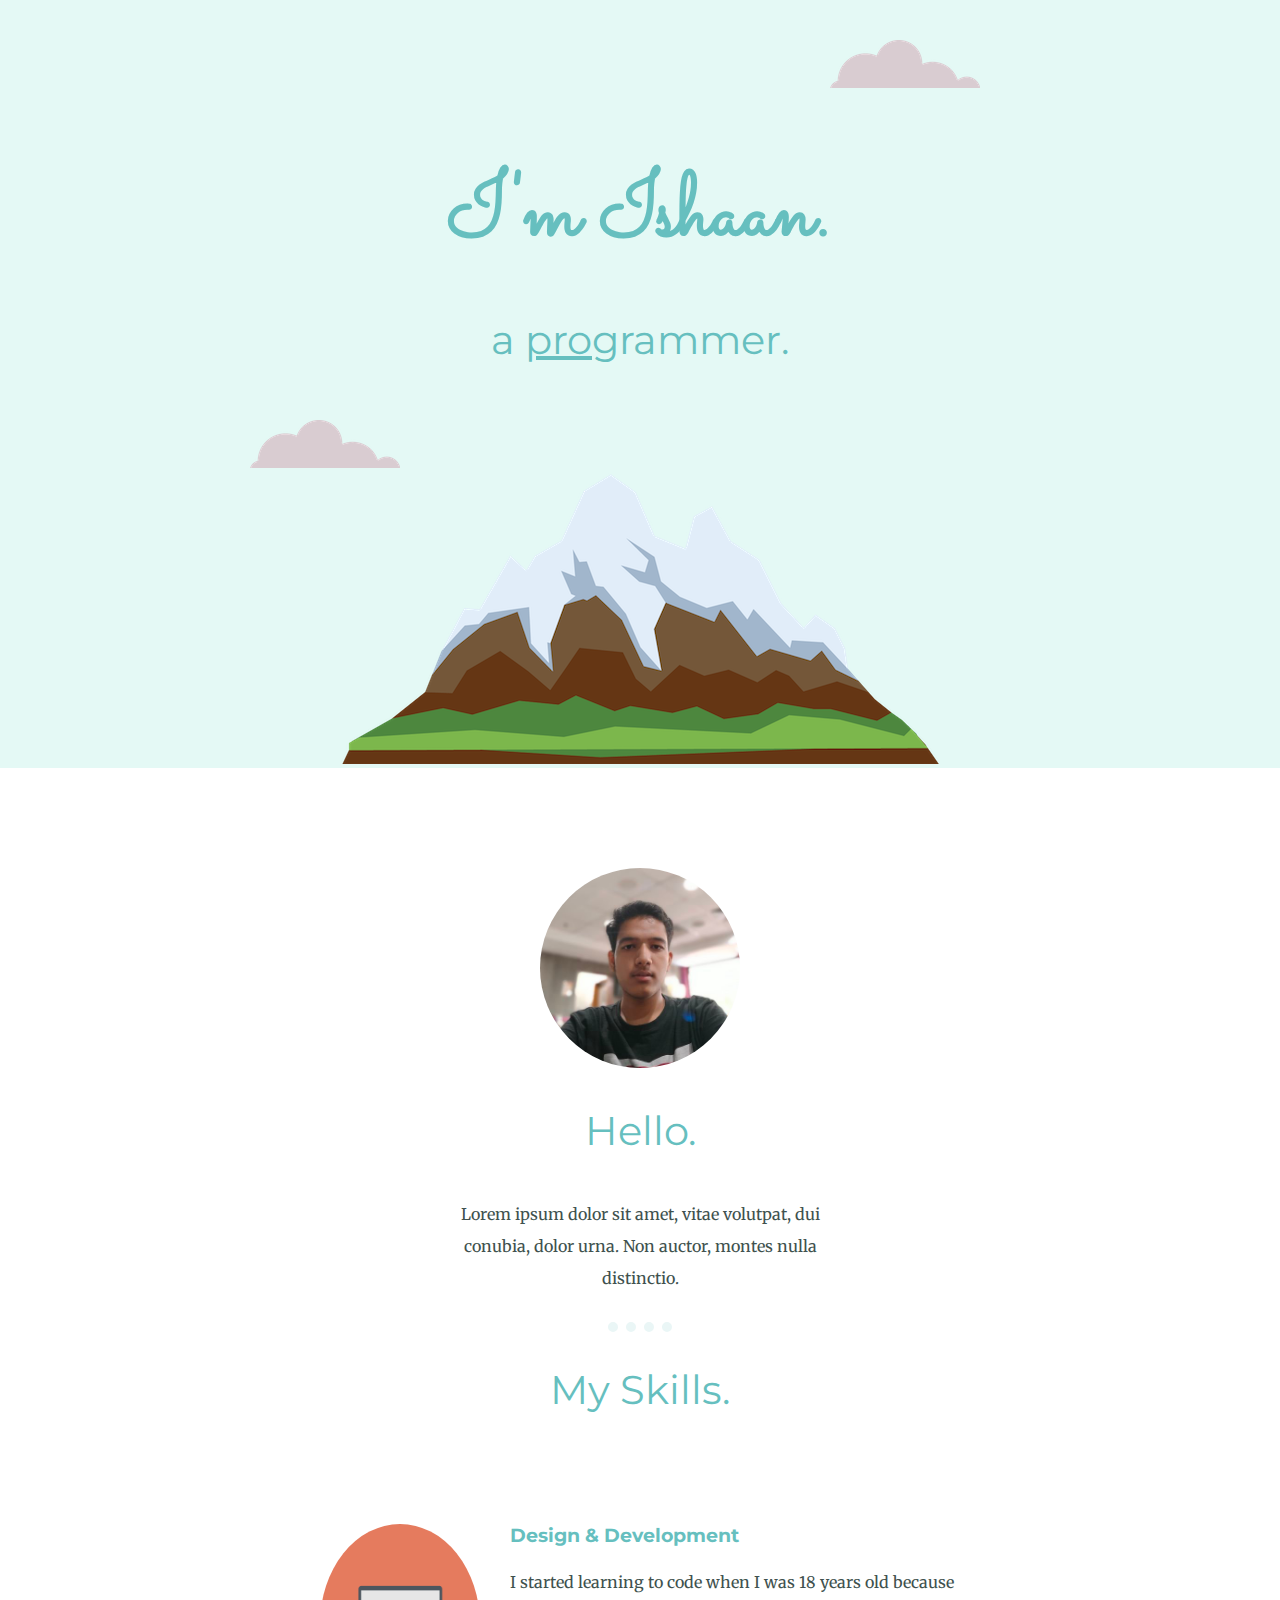
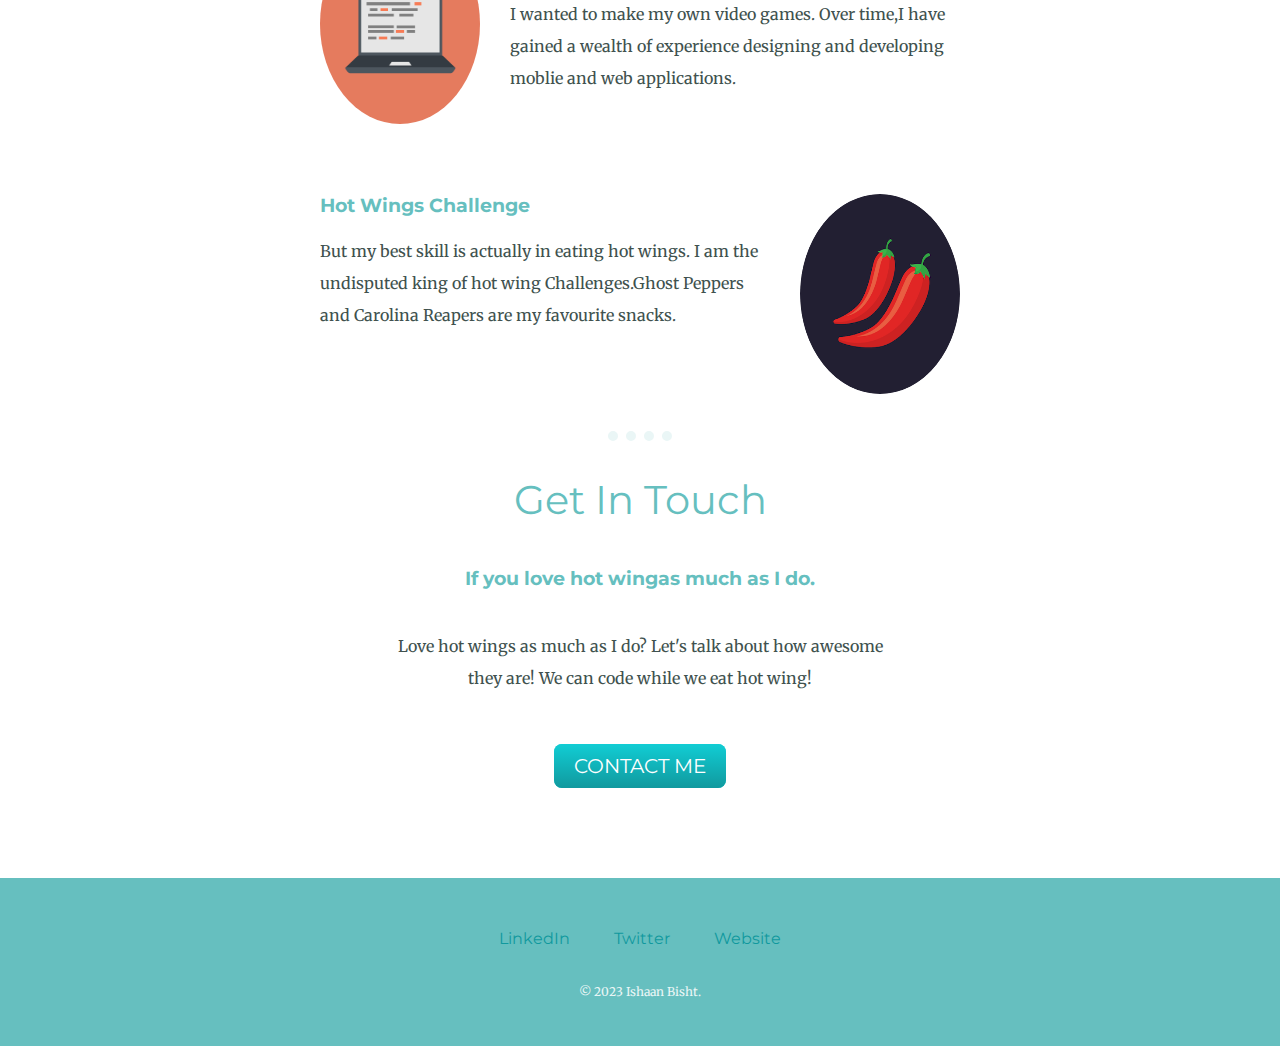
<file: index.html>
<!DOCTYPE html>
<html lang="en">
<head>
    <meta charset="UTF-8">
    <meta http-equiv="X-UA-Compatible" content="IE=edge">
    <meta name="viewport" content="width=device-width, initial-scale=1.0">
    <title> Ishaan Bisht</title>
    <link rel="stylesheet" href="CSS/styles.css">
    <link rel="icon" href="Picture/favicon.ico">
    <link rel="preconnect" href="https://fonts.googleapis.com">
    <link rel="preconnect" href="https://fonts.gstatic.com" crossorigin>
    <link href="https://fonts.googleapis.com/css2?family=Merriweather&family=Montserrat&family=Sacramento&display=swap" rel="stylesheet">
</head>
<body>
    <div class="top-div">
        <img class="top-cloud" src="images/cloud.png" alt="cloud-img">
        <h1>I'm Ishaan.</h1>
        <h2>a <span class="pro">pro</span>grammer.</h2>
        <img class="bottom_cloud" src="images/cloud.png" alt="cloud-img">
        <img src="images/mountain.png" alt="mountain-img">
    </div>
    <div class="middle-div">
        <div class="profile">
          <img class="me" src="images/ishaan.png.jpg" alt="Ishaan Bisht img">
          <h2>Hello.</h2>
          <p class="intro">Lorem ipsum dolor sit amet, vitae volutpat, dui conubia, dolor urna. Non auctor, montes nulla distinctio.</p>
        </div>
       <br>
        <hr class="hr">
        
        <div class="skills">
          <h2>My Skills.</h2>
          <div class="skill-row">
            
            <img class="image2" src="images/computer.png" alt="">
            
            <h3>Design & Development</h3>
            <p>I started learning to code when I was 18 years old because I wanted to make my own video games. Over time,I have gained a wealth of experience designing and developing moblie and web applications.</p>
          
          </div>
          <div class="skill-row">
            <img class="image3" src="images/chillies.png" alt="">
            <h3>Hot Wings Challenge</h3>
            <p>But my best skill is actually in eating hot wings. I am the undisputed king of hot wing Challenges.Ghost Peppers and Carolina Reapers are my favourite snacks.</p>
          </div>
        </div>
        <hr class="hr">
        
        <div class="contact-me">
          <h2>Get In Touch</h2>
          <h3>If you love hot wingas much as I do.</h3>
          
          <p class="conatact-message">Love hot wings as much as I do? Let's talk about how awesome they are! We can code while we eat hot wing!</p>
          
          <a class="btn" href="contact-me copy.html">CONTACT ME</a>
        </div>
      </div>
      
      <div class="bottom-div">
        
        <a class="footer-link" href="https://www.linkedin.com/">LinkedIn</a>
        <a class="footer-link" href="https://twitter.com/">Twitter</a>
        <a class="footer-link" href="https://ishaanbisht.github.io/cv/">Website</a>
        
        <p class="copyright">© 2023 Ishaan Bisht.</p>
      </div>
      
</body>
</html>
</file>
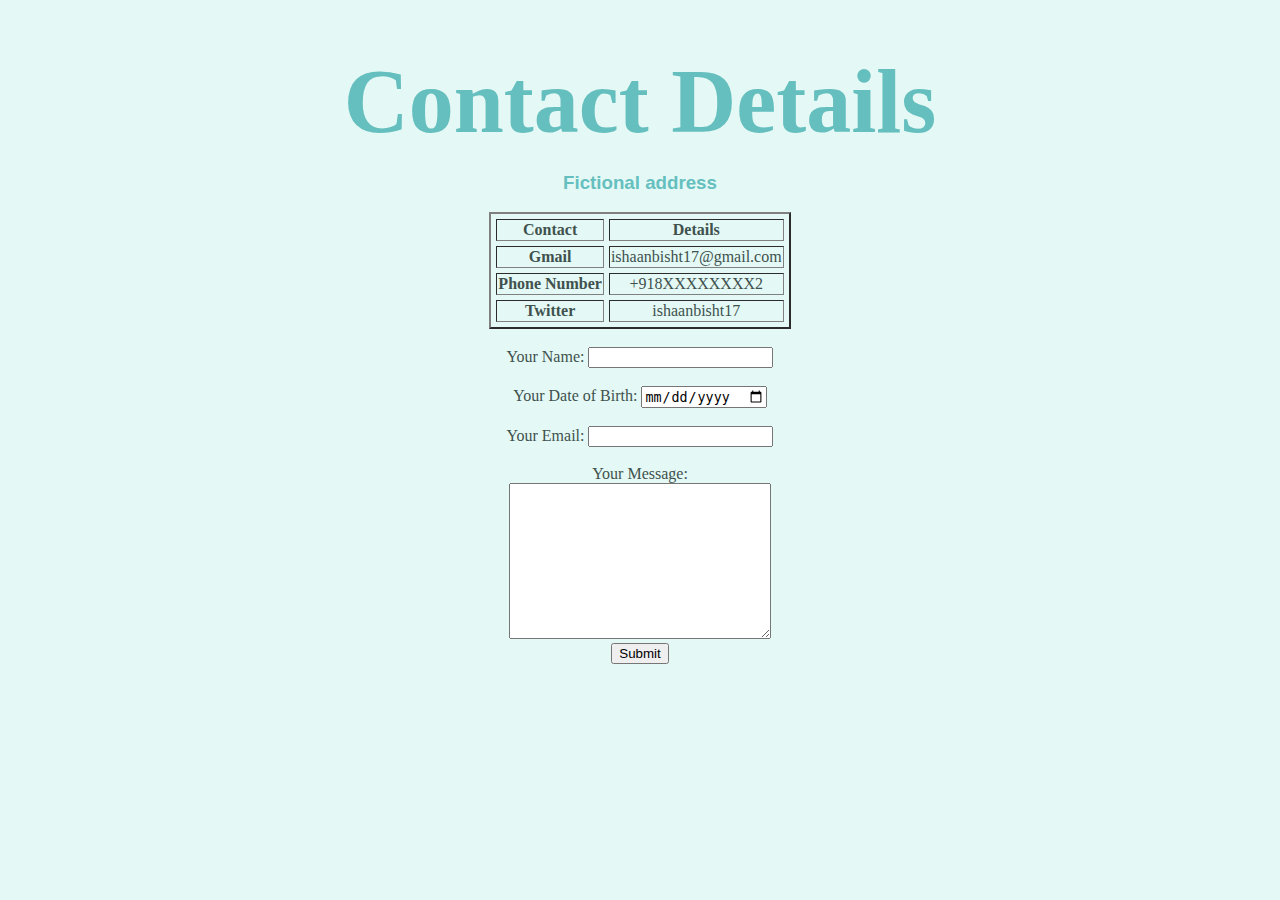
<file: contact-me copy.html>
<!DOCTYPE html>
<html lang="en">
<head>
    <meta charset="UTF-8">
    <meta http-equiv="X-UA-Compatible" content="IE=edge">
    <meta name="viewport" content="width=device-width, initial-scale=1.0">
    <title> Contact Me</title>
    <link rel="stylesheet" href="CSS/styles.css">
</head>
<body class="nothing">
    <h1>Contact Details </h1>
    <p><h3><strong>Fictional address</strong></h3></p>
    <table class="table" border="2" cellspacing="5">
        <thead>
            <tr>
                <th>Contact</th>
                <th>Details</th>
            </tr>
        </thead>
        <tbody>
            <tr>
                <td><strong>Gmail</strong></td>
                <td>ishaanbisht17@gmail.com</td>
            </tr>
            <tr>
                <th>Phone Number</th>
                <td>+918XXXXXXXX2</td>
            </tr>
        </tbody>
        <tfoot>
            <tr>
                <th>Twitter</th>
                <td>ishaanbisht17</td>
            </tr>
        </tfoot>
    </table>
    <br>
    <form action="Mailto:ishaanbisht17@gmail.com"  enctype="text/plain" method="post">
       <label>Your Name:</label>
       <input type="text" name="Your Name:">
       <br>
       <br>
       <label>Your Date of Birth:</label> 
       <input type="date" name="Your Date of Birth:">
       <br>
       <br>
       <label>Your Email:</label>
       <input type="email" name="Your Email:" id="">
       <br>
       <br>
       <label>Your Message:</label>
       <br>
       <textarea name="Your Message:" id="" cols="30" rows="10"></textarea>
       <br>
       <input type="Submit">

    </form>
</body>
</html>
</file>
<file: CSS/styles.css>
body{
    margin: 0;
    color: #40514E;
    text-align: center;
    font-family: 'Merriweather', serif;
}

p{
    line-height: 2;
}

h1{
    color: #66BFBF;
    margin: 50px auto 0 auto;
    font-size: 5.625rem; 
    font-family: 'Sacramento', cursive;
}

h2{
    color: #66BFBF;
    font-family: 'Montserrat', sans-serif;
    font-size:2.5rem ;
    font-weight: normal;
    padding-bottom: 10px;
}

.hr{
    border: none;
    border-top: dotted;
    border-top-width: 10px;
    border-color: #EAF6F6;
    width: 5%;
    border-width: 5%;
}

h3{
    color: #66BFBF;
    font-family: 'Montserrat', sans-serif;
}

.top-div{
    background-color: #E4F9F5;
    position: relative;
    padding-top:100px;
}

.intro{
  width: 30%;
    margin:auto;
}

.me{
    border-radius: 50%;
    height: 200px;
}

.image2{
    border-radius: 50%;
    height: 200px;
    width: 25%;
    float: left;
    margin-right: 30px;
}

.image3{
    border-radius: 50%;
    height: 200px;
    width: 25%;
    float: right;
    margin-left: 30px;
}

.middle-div{
    margin-top: 100px;
    margin-bottom: 100px;
}

.bottom-div{
    background-color: #66BFBF;
    padding: 50px 0 10px;
}

.btn {
    background: #11cdd4;
    background-image: -webkit-linear-gradient(top, #11cdd4, #11999e);
    background-image: -moz-linear-gradient(top, #11cdd4, #11999e);
    background-image: -ms-linear-gradient(top, #11cdd4, #11999e);
    background-image: -o-linear-gradient(top, #11cdd4, #11999e);
    background-image: linear-gradient(to bottom, #11cdd4, #11999e);
    -webkit-border-radius: 8;
    -moz-border-radius: 8;
    border-radius: 8px;
    font-family: 'Montserrat', sans-serif;
    color: #ffffff;
    font-size: 20px;
    padding: 10px 20px 10px 20px;
    text-decoration: none;
  }
  
  .btn:hover {
    background: #30e3cb;
    background-image: -webkit-linear-gradient(top, #30e3cb, #2bc4ad);
    background-image: -moz-linear-gradient(top, #30e3cb, #2bc4ad);
    background-image: -ms-linear-gradient(top, #30e3cb, #2bc4ad);
    background-image: -o-linear-gradient(top, #30e3cb, #2bc4ad);
    background-image: linear-gradient(to bottom, #30e3cb, #2bc4ad);
    text-decoration: none;
  }

.copyright{
    color: #EAF6F6;
    font-size: 0.75rem;
    padding:20px 0 ;
}

.footer-link{
    color: #11999E;
    font-family: 'Montserrat', sans-serif;
    margin: 10px 20px;
    text-decoration: none;
}
.footer-link:hover{
    color: #EAF6F6;
}

.skill-row{
   width: 50%;
   margin: 100px auto 100px auto;
   text-align: left;
}


.pro{
    text-decoration: underline;
}
.top-cloud{
    position:absolute ;
    right: 300px;
    top: 40px;
}

.bottom_cloud{
    position: absolute;
    left: 250px;
    bottom: 300px;
}

.conatact-message{
    width: 40%;
    margin: 40px auto 60px;
}

.nothing{
    background-color: #E4F9F5 ;
}

.table{
    margin: auto;
}
</file>
